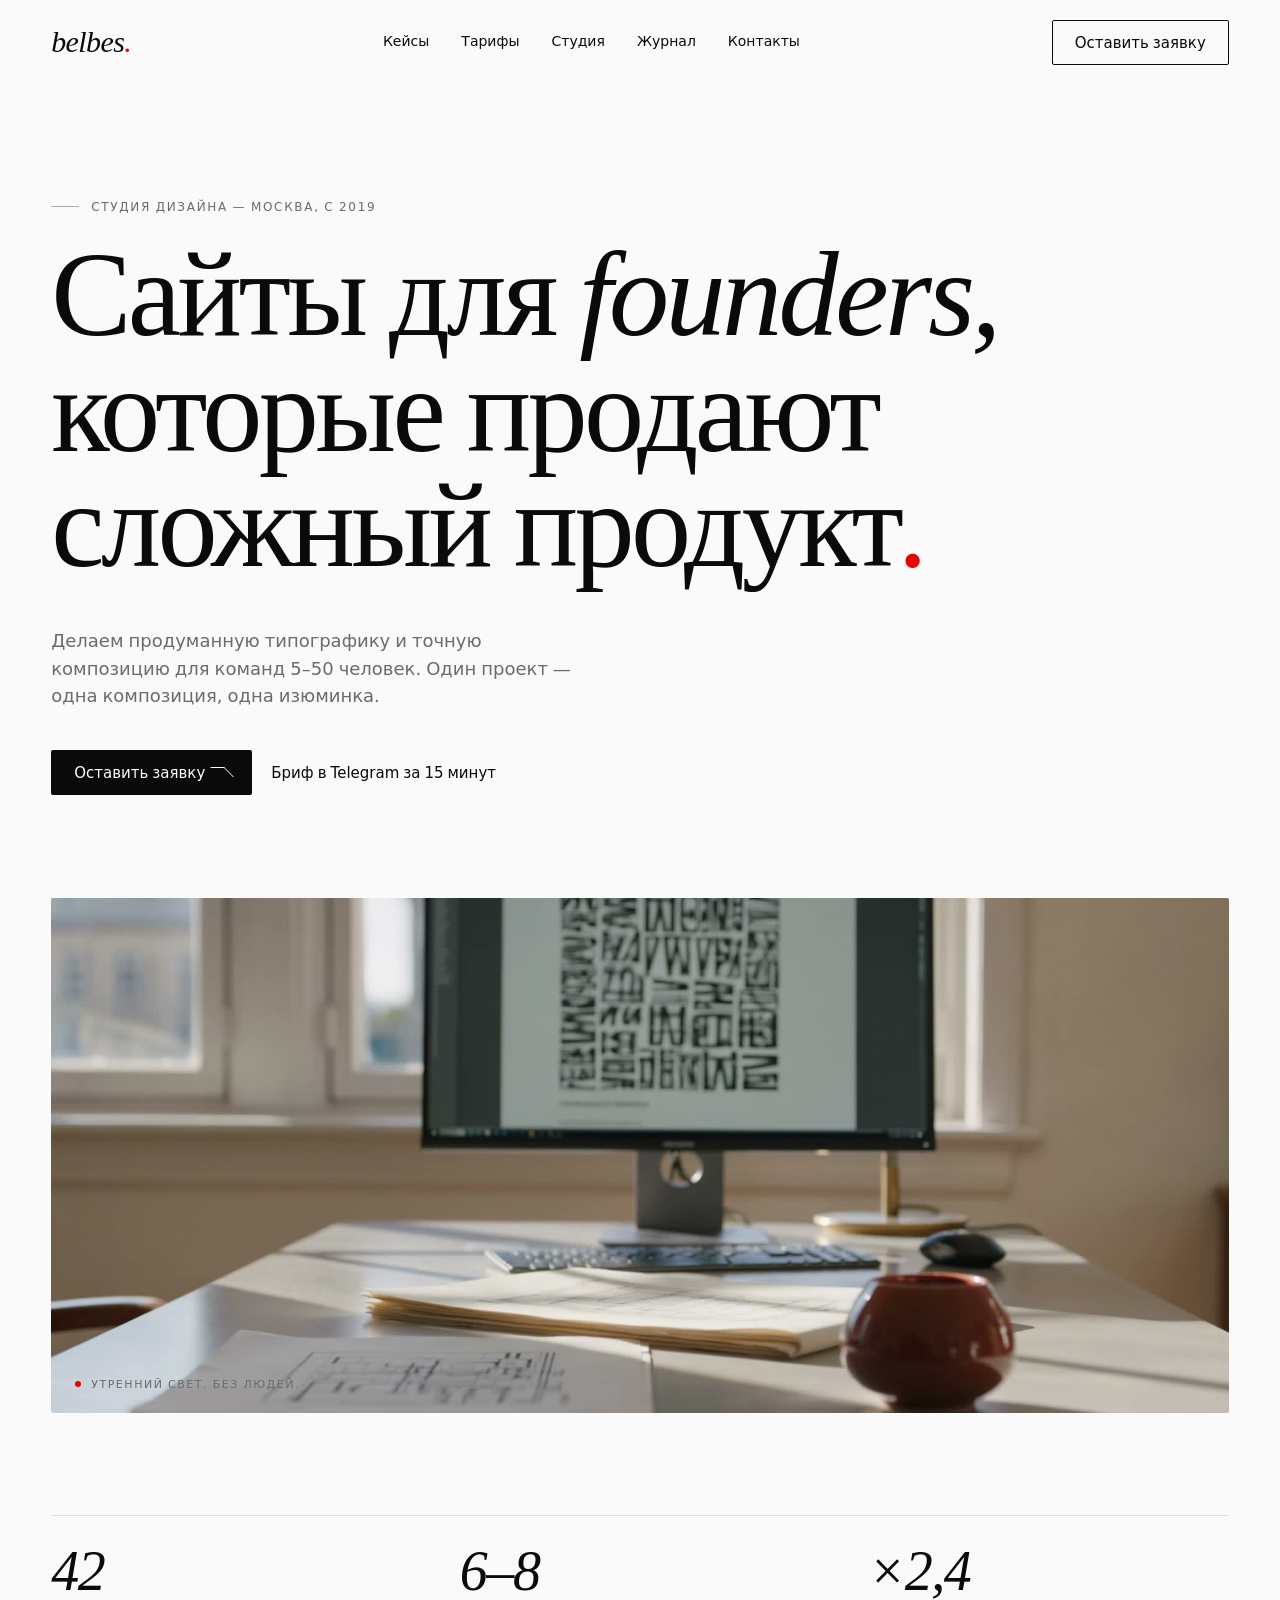
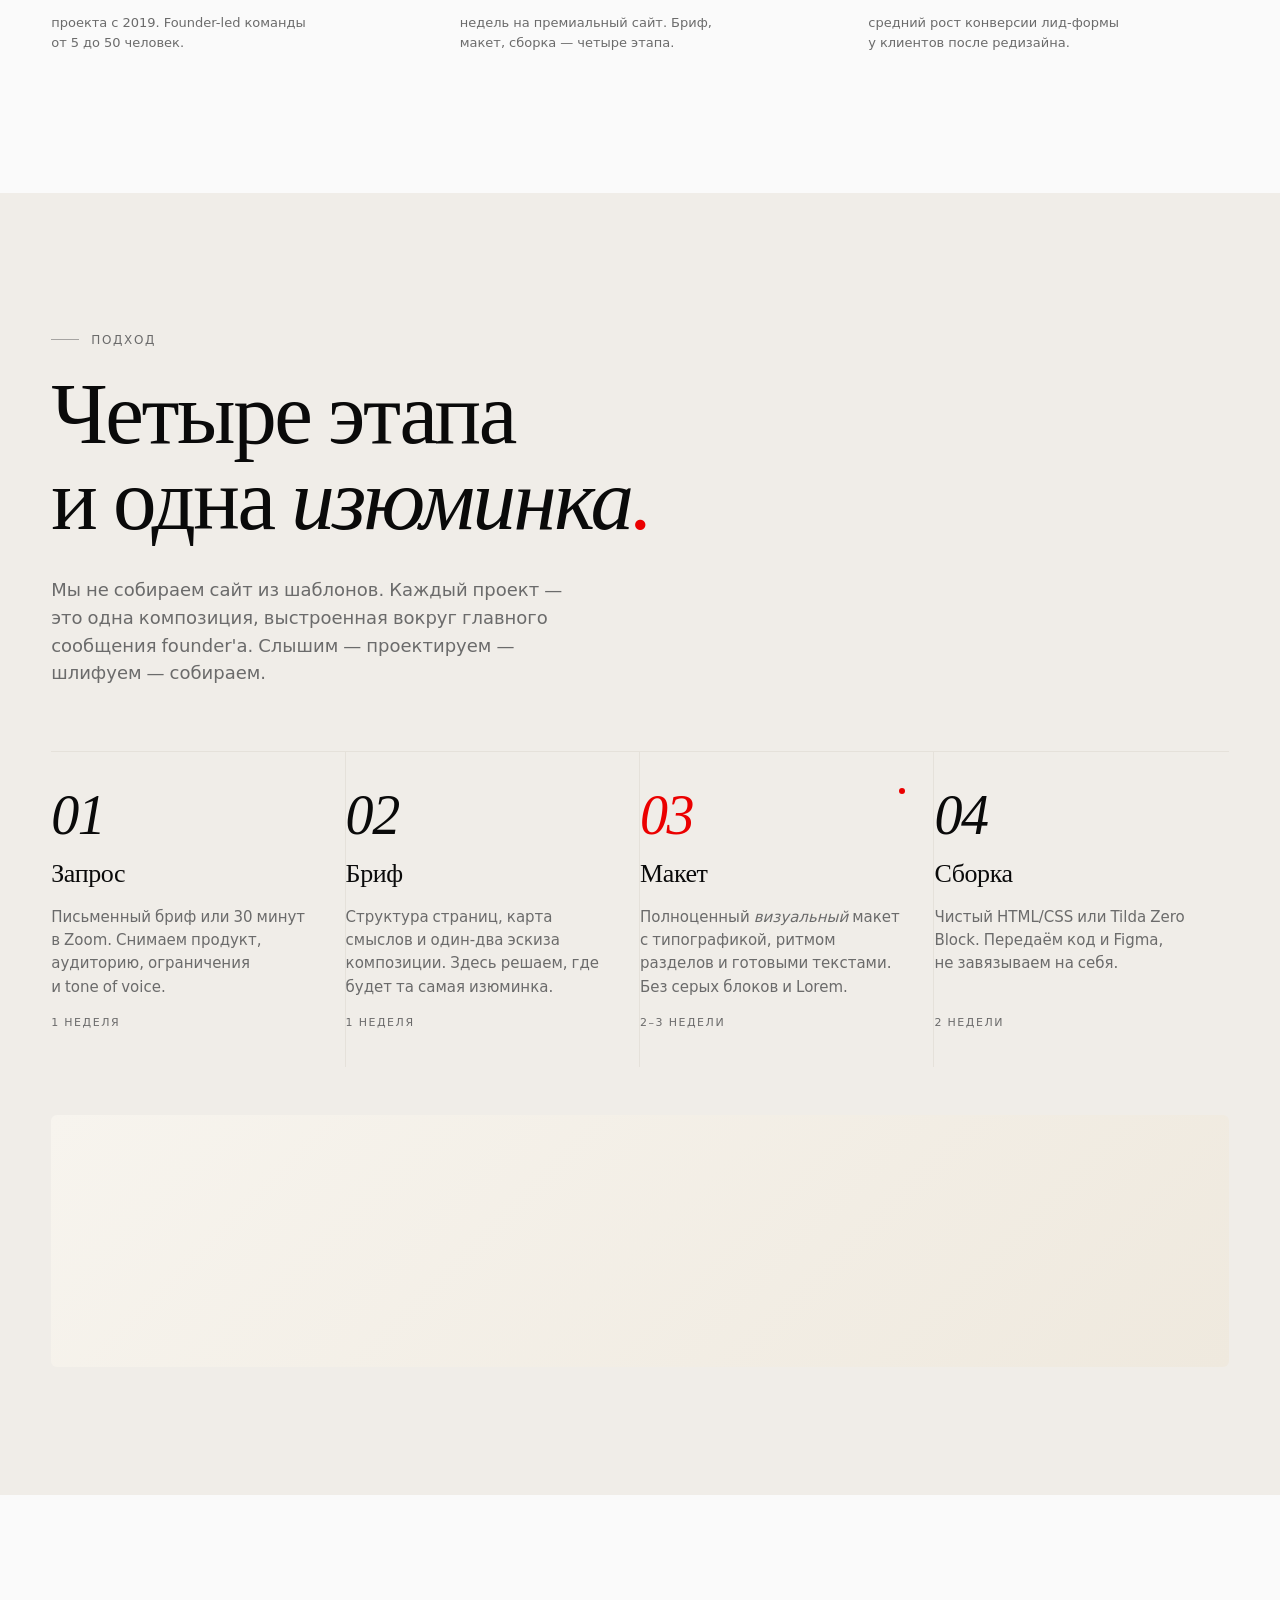
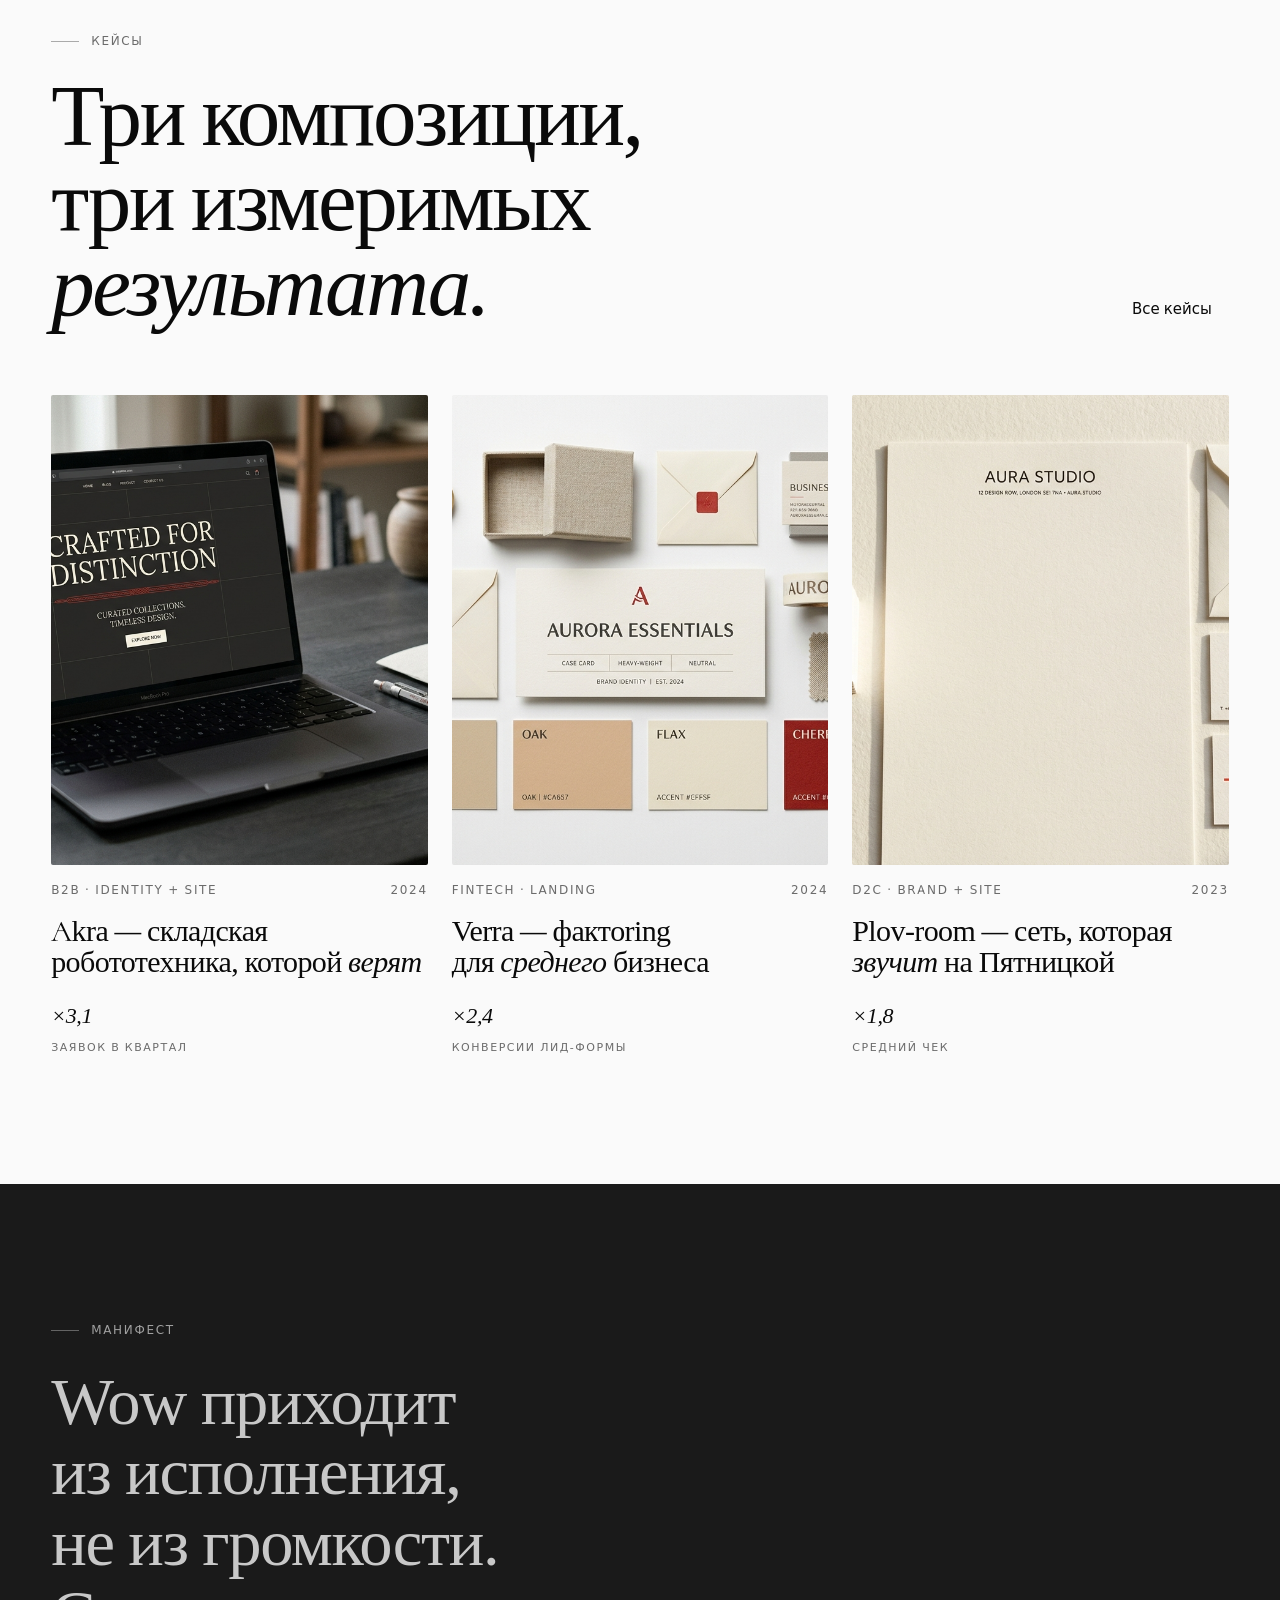
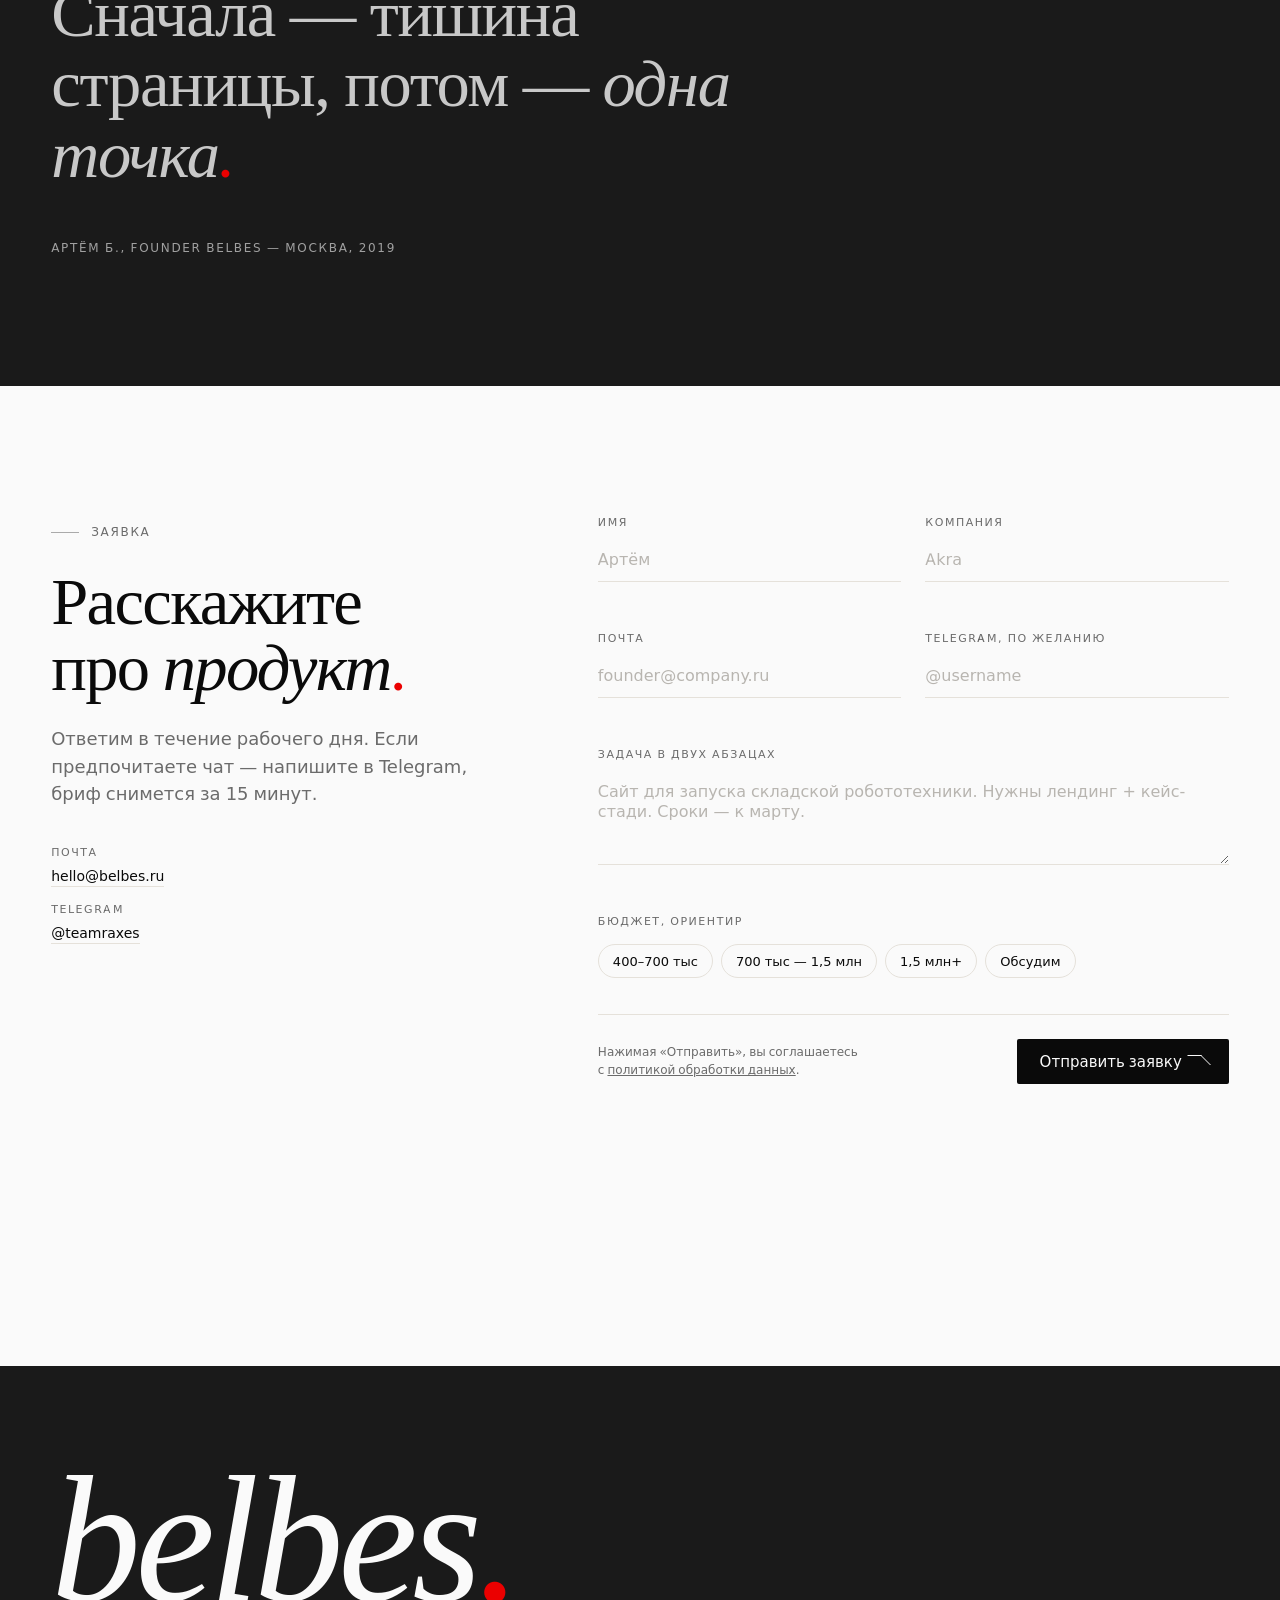
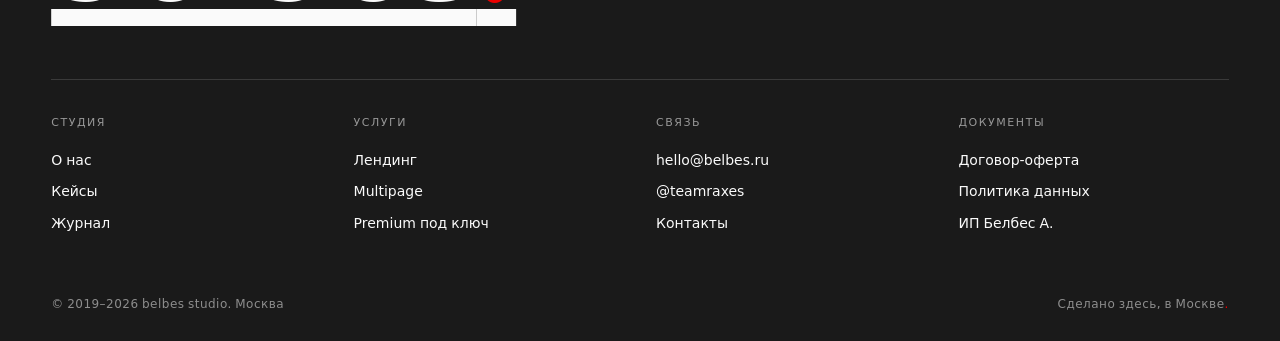
<file: index.html>
<!DOCTYPE html>

<html lang="ru">
<head>
<meta charset="utf-8"/>
<meta content="width=device-width, initial-scale=1" name="viewport"/>
<title>belbes — сайты для founders</title>
<meta content="Премиальная цифровая студия для founders. Сайты с продуманной типографикой и точной композицией. Запрос — бриф — макет — сборка." name="description"/>
<link href="assets/styles.css" rel="stylesheet"/>
</head>
<body data-screen-label="/home">
<div class="site">
<!-- Header -->
<header class="site-header">
<div class="container site-header__inner">
<a aria-label="belbes — главная" class="wordmark" href="index.html">
      belbes<span class="dot">.</span>
</a>
<nav aria-label="Основное" class="nav">
<a href="cases.html">Кейсы</a>
<a href="offerings.html">Тарифы</a>
<a href="about.html">Студия</a>
<a href="journal.html">Журнал</a>
<a href="contacts.html">Контакты</a>
</nav>
<a class="btn btn--secondary" href="contacts.html">Оставить заявку</a>
<button aria-label="Открыть меню" class="nav-toggle" type="button">
<svg fill="none" stroke="currentColor" stroke-width="1.5" viewbox="0 0 24 24"><path d="M3 7h18M3 17h18"></path></svg>
</button>
</div>
</header>
<!-- Mobile nav -->
<div aria-label="Меню" aria-modal="true" class="mobile-nav" role="dialog">
<div class="mobile-nav__top">
<a class="wordmark" href="index.html">belbes<span class="dot">.</span></a>
<button aria-label="Закрыть меню" class="mobile-nav__close btn btn--ghost" type="button">Закрыть</button>
</div>
<ul class="mobile-nav__list">
<li><a href="cases.html"><em>Кейсы</em></a></li>
<li><a href="offerings.html"><em>Тарифы</em></a></li>
<li><a href="about.html"><em>Студия</em></a></li>
<li><a href="journal.html"><em>Журнал</em></a></li>
<li><a href="contacts.html"><em>Контакты</em></a></li>
</ul>
</div>
<main>
<!-- Hero -->
<section class="hero" data-screen-label="home/hero">
<div class="container">
<div class="eyebrow">Студия дизайна — Москва, с 2019</div>
<h1 class="hero__head">
        Сайты для <em>founders,</em><br/>
        которые продают<br/>
        сложный продукт<span class="dot">.</span>
</h1>
<p class="hero__sub">
        Делаем продуманную типографику и точную композицию для команд 5–50 человек. Один проект — одна композиция, одна изюминка.
      </p>
<div class="hero__cta">
<a class="btn btn--primary" href="contacts.html">Оставить заявку
          <span aria-hidden="true" class="arrow"></span>
</a>
<a class="btn btn--ghost" href="https://t.me/teamraxes" rel="noopener" target="_blank">
          Бриф в Telegram за 15 минут
        </a>
</div>
<!-- Ambient hero media (placeholder for 15–25s muted loop / fallback photo) -->
<div class="hero__media">


<span class="media-caption">Утренний свет. Без людей.</span>
<video autoplay loop muted playsinline preload="metadata" poster="assets/video/home-hero-video-poster.jpg" aria-label="Ambient studio loop" style="width:100%;height:100%;object-fit:cover;display:block;position:absolute;inset:0;z-index:0;"><source src="assets/video/home-hero-video.mp4" type="video/mp4"/></video></div>
<!-- Stats / hero meta -->
<div class="hero__meta">
<div class="hero__meta-item">
<div class="num">42</div>
<div class="label">проекта с 2019. Founder-led команды от 5 до 50 человек.</div>
</div>
<div class="hero__meta-item">
<div class="num">6–8</div>
<div class="label">недель на премиальный сайт. Бриф, макет, сборка — четыре этапа.</div>
</div>
<div class="hero__meta-item">
<div class="num">×2,4</div>
<div class="label">средний рост конверсии лид-формы у клиентов после редизайна.</div>
</div>
</div>
</div>
</section>
<!-- Process / Approach -->
<section class="section section--warm" data-screen-label="home/process" id="process">
<div class="container">
<div class="eyebrow">Подход</div>
<h2 class="page-head__title" style="margin-top: 24px; max-width: 18ch;">
        Четыре этапа<br/>
        и одна <em>изюминка<span class="dot">.</span></em>
</h2>
<p class="hero__sub" style="margin-top: 32px;">
        Мы не собираем сайт из шаблонов. Каждый проект — это одна композиция, выстроенная вокруг главного сообщения founder'а. Слышим — проектируем — шлифуем — собираем.
      </p>
<div class="steps" style="margin-top: 64px;">
<div class="step">
<div class="step__num">01</div>
<h3 class="step__title">Запрос</h3>
<p class="step__body">Письменный бриф или 30 минут в Zoom. Снимаем продукт, аудиторию, ограничения и tone of voice.</p>
<div class="step__time">1 неделя</div>
</div>
<div class="step">
<div class="step__num">02</div>
<h3 class="step__title">Бриф</h3>
<p class="step__body">Структура страниц, карта смыслов и один-два эскиза композиции. Здесь решаем, где будет та самая изюминка.</p>
<div class="step__time">1 неделя</div>
</div>
<div class="step step--accent">
<div class="step__num">03</div>
<h3 class="step__title">Макет</h3>
<p class="step__body">Полноценный <em>визуальный</em> макет с типографикой, ритмом разделов и готовыми текстами. Без серых блоков и Lorem.</p>
<div class="step__time">2–3 недели</div>
</div>
<div class="step">
<div class="step__num">04</div>
<h3 class="step__title">Сборка</h3>
<p class="step__body">Чистый HTML/CSS или Tilda Zero Block. Передаём код и Figma, не завязываем на себя.</p>
<div class="step__time">2 недели</div>
</div>
</div>

<div class="process__accent" style="margin-top:48px;"><div class="anim-process-accent" data-role="process-accent" data-anim-label="The page's one izюминка: a macro pencil tip drawing a construction grid, revealed by a precise clip-path wipe as the pro" aria-hidden="true"></div></div>
</div>
</section>
<!-- Cases preview -->
<section class="section" data-screen-label="home/cases-preview" id="cases">
<div class="container">
<div style="display:flex; justify-content: space-between; align-items: flex-end; gap: 32px; flex-wrap: wrap; margin-bottom: 64px;">
<div>
<div class="eyebrow">Кейсы</div>
<h2 class="page-head__title" style="margin-top: 24px; max-width: 16ch;">
            Три композиции,<br/>
            три измеримых <em>результата.</em>
</h2>
</div>
<a class="btn btn--ghost" href="cases.html">Все кейсы</a>
</div>
<div class="cases">
<a class="case" href="case.html">
<div class="case__media">


<img alt="cases grid item primary" decoding="async" loading="lazy" src="assets/img/cases-grid-item-primary.png" style="width:100%;height:100%;object-fit:cover;display:block;"/></div>
<div class="case__meta">
<span>B2B · Identity + Site</span>
<span>2024</span>
</div>
<h3 class="case__title">Akra<em> — </em>складская робототехника, которой <em>верят</em></h3>
<div class="case__metric">×3,1<small>заявок в квартал</small></div>
</a>
<a class="case" href="case.html">
<div class="case__media">


<img alt="cases grid item secondary" decoding="async" loading="lazy" src="assets/img/cases-grid-item-secondary.png" style="width:100%;height:100%;object-fit:cover;display:block;"/></div>
<div class="case__meta">
<span>Fintech · Lаnding</span>
<span>2024</span>
</div>
<h3 class="case__title">Verra<em> — </em>фактoring для <em>среднего</em> бизнеса</h3>
<div class="case__metric">×2,4<small>конверсии лид-формы</small></div>
</a>
<a class="case" href="case.html">
<div class="case__media">


<img alt="home cases preview" decoding="async" loading="lazy" src="assets/img/home-cases-preview.png" style="width:100%;height:100%;object-fit:cover;display:block;"/></div>
<div class="case__meta">
<span>D2C · Brand + Site</span>
<span>2023</span>
</div>
<h3 class="case__title">Plov‑room<em> — </em>сеть, которая <em>звучит</em> на Пятницкой</h3>
<div class="case__metric">×1,8<small>средний чек</small></div>
</a>
</div>
</div>
</section>
<!-- Manifesto / deep section -->
<section class="section section--deep" data-screen-label="home/manifesto">
<div class="container">
<div class="eyebrow">Манифест</div>
<p class="manifesto" style="margin-top: 28px;">
        Wow приходит из исполнения,<br/>
        не из громкости. Сначала — тишина<br/>
        страницы, потом — <em>одна точка</em><span class="dot">.</span>
</p>
<div class="manifesto__sig">Артём Б., founder belbes — Москва, 2019</div>
</div>
</section>
<!-- Final CTA -->
<section class="section" data-screen-label="home/cta" id="cta">
<div class="container">
<div class="lead">
<div class="lead__intro">
<div class="eyebrow">Заявка</div>
<h2 style="margin-top: 28px;">
            Расскажите про <em>продукт<span class="dot">.</span></em>
</h2>
<p>
            Ответим в течение рабочего дня. Если предпочитаете чат — напишите в Telegram, бриф снимется за 15 минут.
          </p>
<div class="lead__contact">
<div>
<span class="label">Почта</span>
<a href="mailto:hello@belbes.ru">hello@belbes.ru</a>
</div>
<div>
<span class="label">Telegram</span>
<a href="https://t.me/teamraxes" rel="noopener" target="_blank">@teamraxes</a>
</div>
</div>
</div>
<form class="form" novalidate="">
<div class="form__body" style="display: contents;">
<div class="field">
<label class="field__label" for="name">Имя</label>
<input class="field__input" data-required="" data-required-msg="Как к вам обращаться?" id="name" name="name" placeholder="Артём" type="text"/>
<div aria-live="polite" class="field__error"></div>
</div>
<div class="field">
<label class="field__label" for="company">Компания</label>
<input class="field__input" id="company" name="company" placeholder="Akra" type="text"/>
<div aria-live="polite" class="field__error"></div>
</div>
<div class="field">
<label class="field__label" for="email">Почта</label>
<input class="field__input" data-required="" data-required-msg="Куда отправить ответ?" id="email" name="email" placeholder="founder@company.ru" type="email"/>
<div aria-live="polite" class="field__error"></div>
</div>
<div class="field">
<label class="field__label" for="tg">Telegram, по желанию</label>
<input class="field__input" id="tg" name="tg" placeholder="@username" type="text"/>
<div aria-live="polite" class="field__error"></div>
</div>
<div class="field field--full">
<label class="field__label" for="task">Задача в двух абзацах</label>
<textarea class="field__textarea" data-required="" data-required-msg="Несколько строк хватит для начала." id="task" name="task" placeholder="Сайт для запуска складской робототехники. Нужны лендинг + кейс-стади. Сроки — к марту."></textarea>
<div aria-live="polite" class="field__error"></div>
</div>
<div class="field field--full">
<span class="field__label">Бюджет, ориентир</span>
<div aria-label="Бюджет" class="budget-chips" role="group">
<button aria-pressed="false" class="budget-chip" data-value="400-700" type="button">400–700 тыс</button>
<button aria-pressed="false" class="budget-chip" data-value="700-1500" type="button">700 тыс — 1,5 млн</button>
<button aria-pressed="false" class="budget-chip" data-value="1500+" type="button">1,5 млн+</button>
<button aria-pressed="false" class="budget-chip" data-value="discuss" type="button">Обсудим</button>
<input name="budget" type="hidden" value=""/>
</div>
</div>
<div class="form__submit">
<p class="form__note">Нажимая «Отправить», вы соглашаетесь с <a href="#">политикой обработки данных</a>.</p>
<button class="btn btn--primary" type="submit">Отправить заявку
                <span aria-hidden="true" class="arrow"></span>
</button>
</div>
</div>
<div aria-live="polite" class="form__success is-hidden">
<span aria-hidden="true" class="check">✓</span>
<h3>Спасибо, <span data-name-out="">founder</span><span class="t-accent">.</span></h3>
<p>Ответим письмом в течение рабочего дня. Если срочно — <a href="https://t.me/teamraxes" rel="noopener" target="_blank">@teamraxes</a> в Telegram.</p>
</div>
</form>
</div>
</div>
</section>
</main>
<!-- Footer -->
<footer class="site-footer">
<div class="container">
<a class="site-footer__wordmark" href="index.html">belbes<span class="dot">.</span></a>
<div class="site-footer__row">
<div class="site-footer__col">
<h4>Студия</h4>
<a href="about.html">О нас</a>
<a href="cases.html">Кейсы</a>
<a href="journal.html">Журнал</a>
</div>
<div class="site-footer__col">
<h4>Услуги</h4>
<a href="offerings.html">Лендинг</a>
<a href="offerings.html">Multipage</a>
<a href="offerings.html">Premium под ключ</a>
</div>
<div class="site-footer__col">
<h4>Связь</h4>
<a href="mailto:hello@belbes.ru">hello@belbes.ru</a>
<a href="https://t.me/teamraxes" rel="noopener" target="_blank">@teamraxes</a>
<a href="contacts.html">Контакты</a>
</div>
<div class="site-footer__col">
<h4>Документы</h4>
<a href="#">Договор-оферта</a>
<a href="#">Политика данных</a>
<a href="#">ИП Белбес А.</a>
</div>
</div>
<div class="site-footer__legal">
<div>© 2019–2026 belbes studio. Москва</div>
<div>Сделано здесь, в Москве<span style="color: var(--accent);">.</span></div>
</div>
</div>
</footer>
</div>
<script src="assets/site.js"></script>
</body>
</html>
</file>
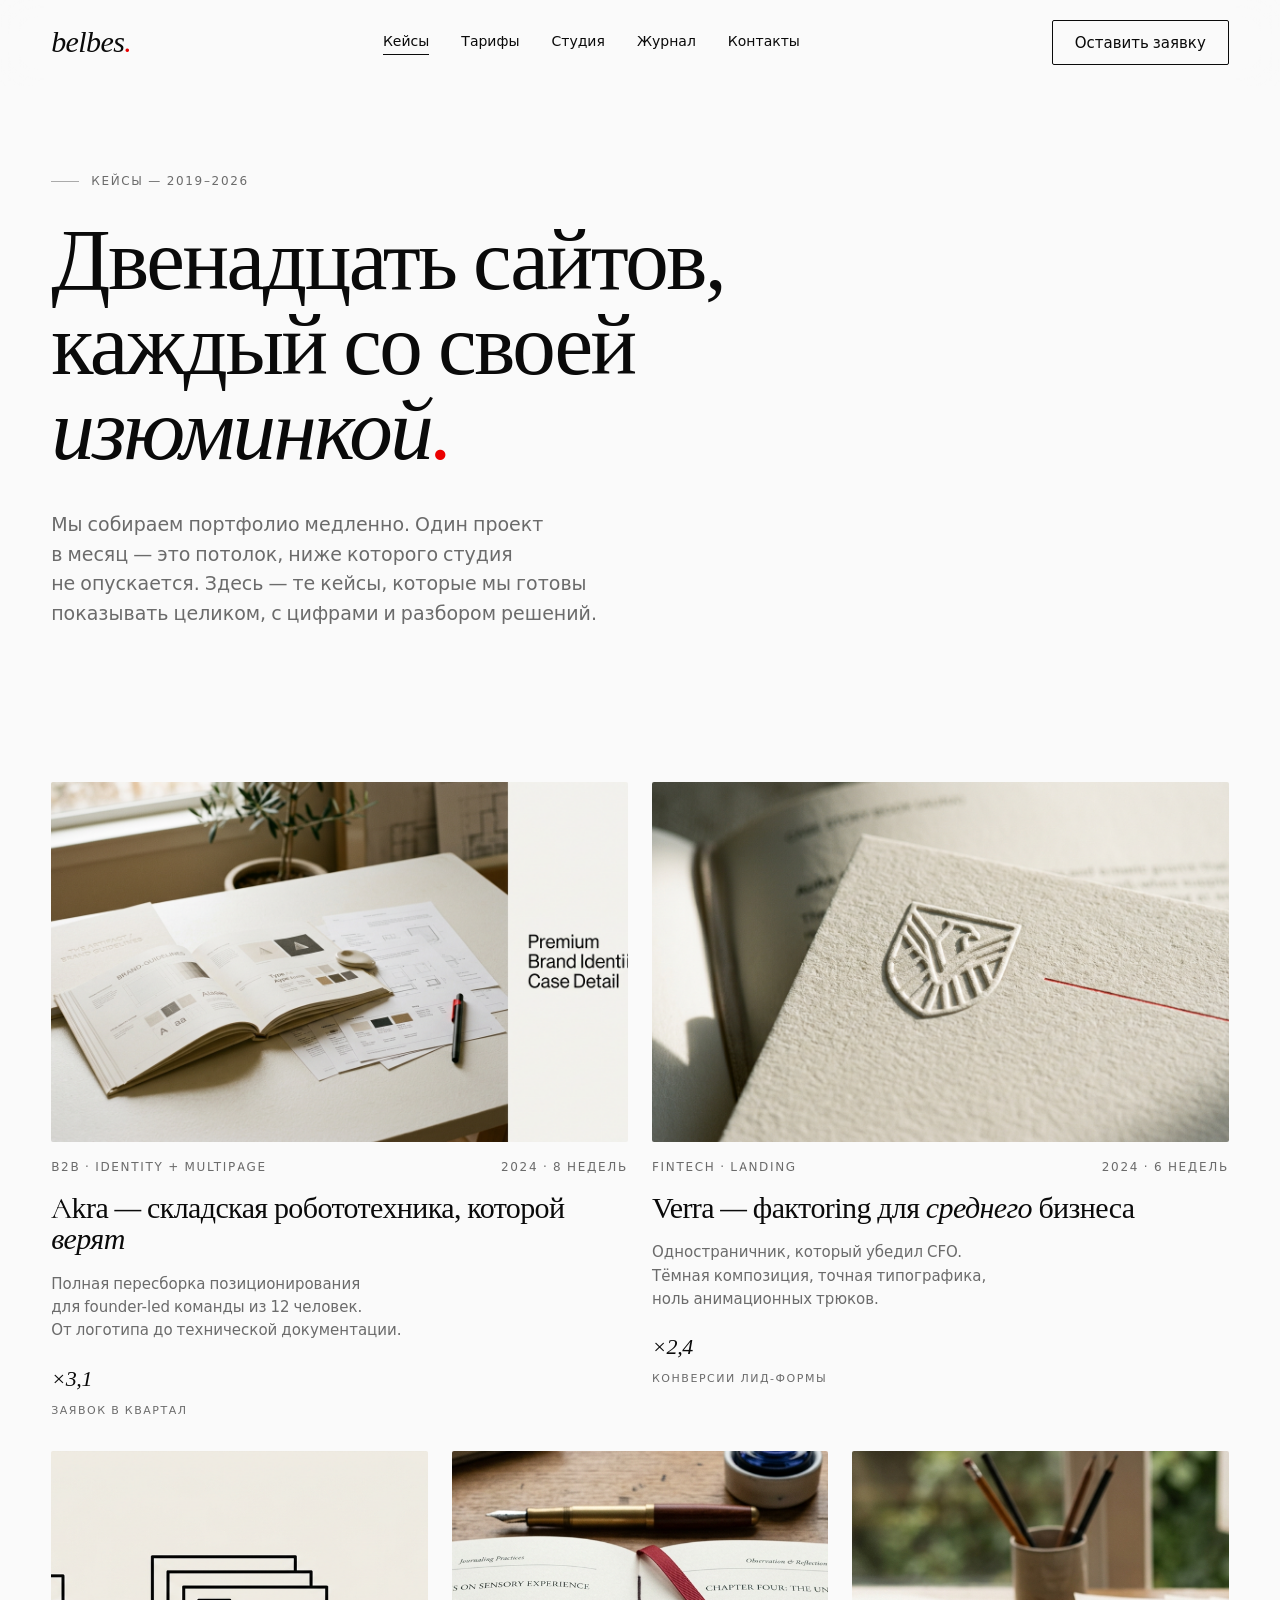
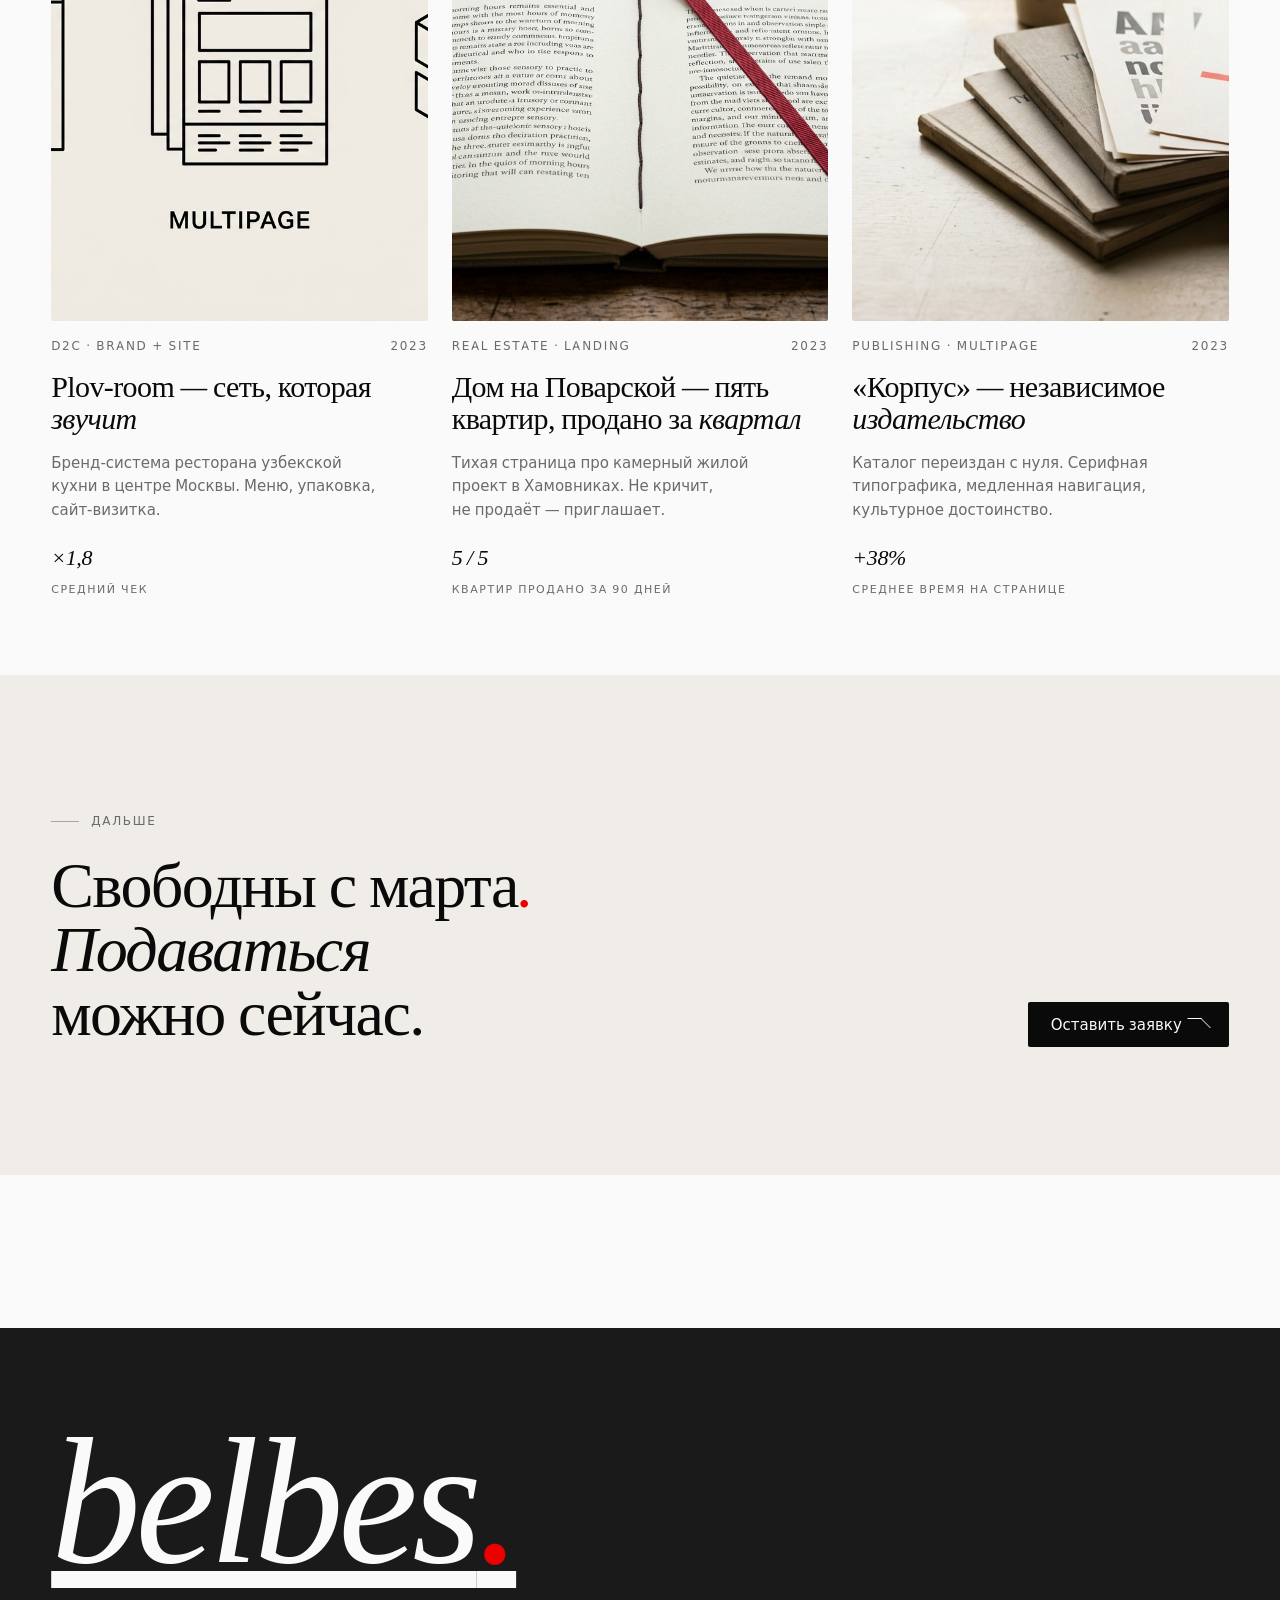
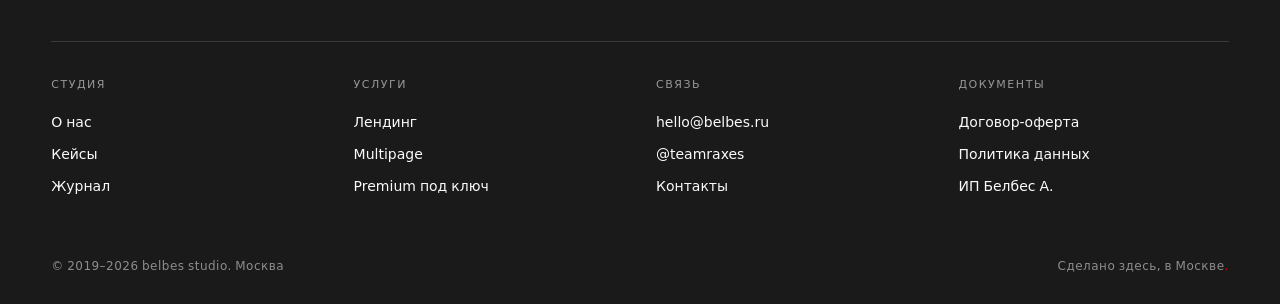
<file: cases.html>
<!DOCTYPE html>

<html lang="ru">
<head>
<meta charset="utf-8"/>
<meta content="width=device-width, initial-scale=1" name="viewport"/>
<title>Кейсы — belbes</title>
<meta content="Портфолио студии belbes. Премиальные сайты для founders. Akra, Verra, Plov-room и другие." name="description"/>
<link href="assets/styles.css" rel="stylesheet"/>
</head>
<body data-screen-label="/cases">
<div class="site">
<header class="site-header">
<div class="container site-header__inner">
<a aria-label="belbes — главная" class="wordmark" href="index.html">belbes<span class="dot">.</span></a>
<nav aria-label="Основное" class="nav">
<a aria-current="page" href="cases.html">Кейсы</a>
<a href="offerings.html">Тарифы</a>
<a href="about.html">Студия</a>
<a href="journal.html">Журнал</a>
<a href="contacts.html">Контакты</a>
</nav>
<a class="btn btn--secondary" href="contacts.html">Оставить заявку</a>
<button aria-label="Открыть меню" class="nav-toggle" type="button">
<svg fill="none" stroke="currentColor" stroke-width="1.5" viewbox="0 0 24 24"><path d="M3 7h18M3 17h18"></path></svg>
</button>
</div>
</header>
<div aria-label="Меню" aria-modal="true" class="mobile-nav" role="dialog">
<div class="mobile-nav__top">
<a class="wordmark" href="index.html">belbes<span class="dot">.</span></a>
<button aria-label="Закрыть меню" class="mobile-nav__close btn btn--ghost" type="button">Закрыть</button>
</div>
<ul class="mobile-nav__list">
<li><a href="cases.html"><em>Кейсы</em></a></li>
<li><a href="offerings.html"><em>Тарифы</em></a></li>
<li><a href="about.html"><em>Студия</em></a></li>
<li><a href="journal.html"><em>Журнал</em></a></li>
<li><a href="contacts.html"><em>Контакты</em></a></li>
</ul>
</div>
<main>
<section class="page-head" data-screen-label="cases/header">
<div class="container">
<div class="page-head__eyebrow eyebrow">Кейсы — 2019–2026</div>
<h1 class="page-head__title">
        Двенадцать сайтов,<br/>
        каждый со своей <em>изюминкой<span class="dot">.</span></em>
</h1>
<p class="page-head__lede">
        Мы собираем портфолио медленно. Один проект в месяц — это потолок, ниже которого студия не опускается. Здесь — те кейсы, которые мы готовы показывать целиком, с цифрами и разбором решений.
      </p>
</div>
</section>
<section class="section section--tight" data-screen-label="cases/grid">
<div class="container">
<div class="cases">
<!-- Featured wide -->
<a class="case case--wide" href="case.html">
<div class="case__media">


<img alt="case detail hero" decoding="async" loading="lazy" src="assets/img/case-detail-hero.png" style="width:100%;height:100%;object-fit:cover;display:block;"/></div>
<div class="case__meta">
<span>B2B · Identity + Multipage</span>
<span>2024 · 8 недель</span>
</div>
<h3 class="case__title">Akra<em> — </em>складская робототехника, которой <em>верят</em></h3>
<p class="case__desc">Полная пересборка позиционирования для founder-led команды из 12 человек. От логотипа до технической документации.</p>
<div class="case__metric">×3,1<small>заявок в квартал</small></div>
</a>
<a class="case case--wide" href="case.html">
<div class="case__media">


<img alt="case detail inline" decoding="async" loading="lazy" src="assets/img/case-detail-inline.png" style="width:100%;height:100%;object-fit:cover;display:block;"/></div>
<div class="case__meta">
<span>Fintech · Landing</span>
<span>2024 · 6 недель</span>
</div>
<h3 class="case__title">Verra<em> — </em>фактoring для <em>среднего</em> бизнеса</h3>
<p class="case__desc">Одностраничник, который убедил CFO. Тёмная композиция, точная типографика, ноль анимационных трюков.</p>
<div class="case__metric">×2,4<small>конверсии лид-формы</small></div>
</a>
<a class="case" href="case.html">
<div class="case__media">


<img alt="offerings iconset" decoding="async" loading="lazy" src="assets/img/offerings-iconset.png" style="width:100%;height:100%;object-fit:cover;display:block;"/></div>
<div class="case__meta">
<span>D2C · Brand + Site</span>
<span>2023</span>
</div>
<h3 class="case__title">Plov‑room<em> — </em>сеть, которая <em>звучит</em></h3>
<p class="case__desc">Бренд-система ресторана узбекской кухни в центре Москвы. Меню, упаковка, сайт-визитка.</p>
<div class="case__metric">×1,8<small>средний чек</small></div>
</a>
<a class="case" href="case.html">
<div class="case__media">


<img alt="journal post hero" decoding="async" loading="lazy" src="assets/img/journal-post-hero.png" style="width:100%;height:100%;object-fit:cover;display:block;"/></div>
<div class="case__meta">
<span>Real estate · Landing</span>
<span>2023</span>
</div>
<h3 class="case__title">Дом на Поварской<em> — </em>пять квартир, продано за <em>квартал</em></h3>
<p class="case__desc">Тихая страница про камерный жилой проект в Хамовниках. Не кричит, не продаёт — приглашает.</p>
<div class="case__metric">5 / 5<small>квартир продано за 90 дней</small></div>
</a>
<a class="case" href="case.html">
<div class="case__media">


<img alt="post detail hero" decoding="async" loading="lazy" src="assets/img/post-detail-hero.png" style="width:100%;height:100%;object-fit:cover;display:block;"/></div>
<div class="case__meta">
<span>Publishing · Multipage</span>
<span>2023</span>
</div>
<h3 class="case__title">«Корпус»<em> — </em>независимое <em>издательство</em></h3>
<p class="case__desc">Каталог переиздан с нуля. Серифная типографика, медленная навигация, культурное достоинство.</p>
<div class="case__metric">+38%<small>среднее время на странице</small></div>
</a>
</div>
</div>
</section>
<!-- Soft bottom CTA -->
<section class="section section--warm" data-screen-label="cases/cta">
<div class="container">
<div style="display: flex; justify-content: space-between; align-items: flex-end; gap: 32px; flex-wrap: wrap;">
<div>
<div class="eyebrow">Дальше</div>
<h2 style="font-family: var(--font-display); font-size: clamp(40px, 5vw, 72px); line-height: 1; letter-spacing: -0.025em; margin: 24px 0 0; max-width: 16ch;">
            Свободны с марта<span class="t-accent" style="font-style: italic;">.</span>
<em>Подаваться</em> можно сейчас.
          </h2>
</div>
<a class="btn btn--primary" href="contacts.html">Оставить заявку
          <span aria-hidden="true" class="arrow"></span>
</a>
</div>
</div>
</section>
</main>
<footer class="site-footer">
<div class="container">
<a class="site-footer__wordmark" href="index.html">belbes<span class="dot">.</span></a>
<div class="site-footer__row">
<div class="site-footer__col">
<h4>Студия</h4>
<a href="about.html">О нас</a>
<a href="cases.html">Кейсы</a>
<a href="journal.html">Журнал</a>
</div>
<div class="site-footer__col">
<h4>Услуги</h4>
<a href="offerings.html">Лендинг</a>
<a href="offerings.html">Multipage</a>
<a href="offerings.html">Premium под ключ</a>
</div>
<div class="site-footer__col">
<h4>Связь</h4>
<a href="mailto:hello@belbes.ru">hello@belbes.ru</a>
<a href="https://t.me/teamraxes" rel="noopener" target="_blank">@teamraxes</a>
<a href="contacts.html">Контакты</a>
</div>
<div class="site-footer__col">
<h4>Документы</h4>
<a href="#">Договор-оферта</a>
<a href="#">Политика данных</a>
<a href="#">ИП Белбес А.</a>
</div>
</div>
<div class="site-footer__legal">
<div>© 2019–2026 belbes studio. Москва</div>
<div>Сделано здесь, в Москве<span style="color: var(--accent);">.</span></div>
</div>
</div>
</footer>
</div>
<script src="assets/site.js"></script>
</body>
</html>
</file>
<file: assets/styles.css>
/* ─────────────────────────────────────────────────────────────────
   Belbes — site styles
   Editorial typography. Single accent. Generous space.
   ───────────────────────────────────────────────────────────────── */
@import url("./tokens.css");

* { box-sizing: border-box; }
html, body { margin: 0; padding: 0; }
html { scroll-behavior: smooth; }
body {
  background: var(--bg);
  color: var(--fg);
  font-family: var(--font-body);
  font-size: var(--t-body);
}

img, svg { display: block; max-width: 100%; }
a { color: inherit; }

/* ── Layout ─────────────────────────────────────────────────────── */
.site { min-height: 100vh; display: flex; flex-direction: column; }
.site main { flex: 1; }
.container {
  max-width: var(--max-width);
  margin: 0 auto;
  padding-left: var(--gutter);
  padding-right: var(--gutter);
}
.container--narrow {
  max-width: 920px;
  margin: 0 auto;
  padding-left: var(--gutter);
  padding-right: var(--gutter);
}
.section {
  padding-top: clamp(72px, 10vw, 144px);
  padding-bottom: clamp(72px, 10vw, 144px);
}
.section--tight {
  padding-top: clamp(48px, 6vw, 96px);
  padding-bottom: clamp(48px, 6vw, 96px);
}
.section--warm { background: var(--bg-warm); }
.section--deep { background: var(--tm-canvas-deep); color: var(--bg); }
.section--deep .t-eyebrow,
.section--deep .eyebrow { color: rgba(250, 250, 250, 0.6); }
.section--deep p { color: rgba(250, 250, 250, 0.78); }
.section--deep h1,
.section--deep h2,
.section--deep h3 { color: var(--bg); }
.section--deep .rule,
.section--deep hr { background: var(--tm-rule-inverse); }

hr.rule { height: 1px; background: var(--rule); border: 0; margin: 0; }

/* ── Eyebrow w/ leading rule ────────────────────────────────────── */
.eyebrow {
  font-family: var(--font-body);
  font-weight: 500;
  font-size: 12px;
  letter-spacing: 0.14em;
  text-transform: uppercase;
  color: var(--fg-muted);
  display: inline-flex;
  align-items: center;
  gap: 12px;
}
.eyebrow::before {
  content: "";
  display: inline-block;
  width: 28px; height: 1px;
  background: currentColor;
  opacity: 0.55;
}
.eyebrow--bare::before { display: none; }

/* ── Header ─────────────────────────────────────────────────────── */
.site-header {
  position: sticky;
  top: 0;
  z-index: 50;
  background: rgba(250, 250, 250, 0.7);
  backdrop-filter: blur(18px);
  -webkit-backdrop-filter: blur(18px);
  border-bottom: 1px solid transparent;
  transition: border-color var(--dur-base) var(--ease-editorial),
              background var(--dur-base) var(--ease-editorial);
}
.site-header.is-scrolled { border-bottom-color: var(--rule); }
.site-header__inner {
  display: flex;
  align-items: center;
  justify-content: space-between;
  gap: 24px;
  padding-top: 20px;
  padding-bottom: 20px;
}
.wordmark {
  font-family: var(--font-display);
  font-style: italic;
  font-weight: 400;
  font-size: 30px;
  line-height: 1;
  letter-spacing: -0.02em;
  color: var(--fg);
  text-decoration: none;
  display: inline-flex;
  align-items: baseline;
}
.wordmark .dot { color: var(--accent); font-style: italic; }
.nav {
  display: flex;
  align-items: center;
  gap: 32px;
}
.nav a {
  position: relative;
  font-size: 14px;
  font-weight: 500;
  color: var(--fg);
  text-decoration: none;
  padding-bottom: 3px;
}
.nav a::after {
  content: "";
  position: absolute;
  left: 0; right: 0; bottom: 0;
  height: 1px;
  background: var(--fg);
  transform: scaleX(0);
  transform-origin: left center;
  transition: transform var(--dur-base) var(--ease-editorial);
}
.nav a:hover::after,
.nav a[aria-current="page"]::after { transform: scaleX(1); }

/* mobile nav toggle */
.nav-toggle {
  display: none;
  background: transparent;
  border: 0;
  padding: 8px;
  cursor: pointer;
  color: var(--fg);
}
.nav-toggle svg { width: 22px; height: 22px; }

/* ── Buttons ────────────────────────────────────────────────────── */
.btn {
  display: inline-flex;
  align-items: center;
  gap: 10px;
  padding: 14px 22px;
  font-family: var(--font-body);
  font-size: 15px;
  font-weight: 500;
  line-height: 1;
  border-radius: 2px;
  border: 1px solid transparent;
  cursor: pointer;
  text-decoration: none;
  color: inherit;
  transition: background var(--dur-fast) var(--ease-editorial),
              color var(--dur-fast) var(--ease-editorial),
              border-color var(--dur-fast) var(--ease-editorial),
              transform 80ms var(--ease-editorial);
}
.btn:active { transform: scale(0.98); }
.btn--primary { background: var(--fg); color: var(--bg); }
.btn--primary:hover { background: #000; }
.btn--secondary { background: transparent; color: var(--fg); border-color: var(--fg); }
.btn--secondary:hover { background: var(--fg); color: var(--bg); }
.btn--ghost { background: transparent; color: var(--fg); padding-left: 0; padding-right: 0; }
.btn--ghost::after {
  content: "";
  height: 1px;
  background: currentColor;
  flex: 1;
  margin-left: 6px;
  max-width: 24px;
  transition: max-width var(--dur-base) var(--ease-editorial);
}
.btn--ghost:hover::after { max-width: 48px; }
.btn--on-deep.btn--secondary { color: var(--bg); border-color: rgba(250,250,250,0.6); }
.btn--on-deep.btn--secondary:hover { background: var(--bg); color: var(--fg); }
.btn .arrow {
  display: inline-block;
  width: 14px; height: 10px;
  border-top: 1px solid currentColor;
  border-right: 1px solid currentColor;
  transform: skew(45deg);
  transform-origin: right center;
  position: relative;
  top: -1px;
}

/* ── Hero (home) ────────────────────────────────────────────────── */
.hero {
  padding-top: clamp(56px, 8vw, 128px);
  padding-bottom: clamp(72px, 11vw, 160px);
  position: relative;
}
.hero__head {
  font-family: var(--font-display);
  font-weight: 400;
  font-size: clamp(56px, 9.4vw, 152px);
  line-height: 0.96;
  letter-spacing: -0.03em;
  max-width: 16ch;
  text-wrap: balance;
  margin: 24px 0 0;
}
.hero__head em { font-style: italic; font-weight: 400; }
.hero__head .dot { color: var(--accent); font-style: italic; }
.hero__sub {
  margin-top: 40px;
  font-size: 18px;
  line-height: 1.55;
  color: var(--fg-muted);
  max-width: 44ch;
}
.hero__cta {
  margin-top: 40px;
  display: flex;
  align-items: center;
  gap: 18px;
  flex-wrap: wrap;
}

/* hero ambient panel — full-bleed-ish image placeholder */
.hero__media {
  margin-top: clamp(56px, 8vw, 112px);
  aspect-ratio: 16 / 7;
  background: var(--bg-warm);
  position: relative;
  overflow: hidden;
  border-radius: 2px;
}
.hero__media-art {
  position: absolute;
  inset: 0;
  display: block;
}
.media-caption {
  position: absolute;
  left: 24px;
  bottom: 20px;
  font-family: var(--font-body);
  font-size: 11px;
  letter-spacing: 0.14em;
  text-transform: uppercase;
  color: var(--fg-muted);
  display: flex;
  align-items: center;
  gap: 10px;
  z-index: 2;
}
.media-caption::before {
  content: "";
  display: inline-block;
  width: 6px; height: 6px;
  border-radius: 999px;
  background: var(--accent);
}
.media-caption--inverse { color: rgba(250, 250, 250, 0.7); }

.hero__meta {
  display: grid;
  grid-template-columns: repeat(3, minmax(0, 1fr));
  gap: 48px;
  border-top: 1px solid var(--rule);
  padding-top: 28px;
  margin-top: clamp(56px, 8vw, 112px);
}
.hero__meta-item .num {
  font-family: var(--font-display);
  font-style: italic;
  font-size: 56px;
  line-height: 1;
  letter-spacing: -0.025em;
}
.hero__meta-item .label {
  font-size: 13px;
  color: var(--fg-muted);
  max-width: 30ch;
  margin-top: 12px;
  line-height: 1.55;
}

/* ── Page header (interior pages) ───────────────────────────────── */
.page-head {
  padding-top: clamp(48px, 6vw, 96px);
  padding-bottom: clamp(48px, 6vw, 96px);
}
.page-head__eyebrow { margin-bottom: 28px; }
.page-head__title {
  font-family: var(--font-display);
  font-weight: 400;
  font-size: clamp(48px, 6.8vw, 112px);
  line-height: 0.98;
  letter-spacing: -0.028em;
  max-width: 18ch;
  text-wrap: balance;
  margin: 0;
}
.page-head__title em { font-style: italic; }
.page-head__title .dot { color: var(--accent); }
.page-head__lede {
  margin-top: 36px;
  font-size: 19px;
  line-height: 1.55;
  color: var(--fg-muted);
  max-width: 48ch;
}

/* ── Process / steps ────────────────────────────────────────────── */
.steps {
  display: grid;
  grid-template-columns: repeat(4, minmax(0, 1fr));
  gap: 0;
  border-top: 1px solid var(--rule);
}
.step {
  padding: 36px 28px 36px 0;
  border-right: 1px solid var(--rule);
  display: flex;
  flex-direction: column;
  gap: 16px;
  min-height: 280px;
  position: relative;
}
.step:last-child { border-right: 0; padding-right: 0; }
.step__num {
  font-family: var(--font-display);
  font-style: italic;
  font-size: 56px;
  line-height: 1;
  letter-spacing: -0.025em;
}
.step__title {
  font-family: var(--font-display);
  font-size: 26px;
  line-height: 1.1;
  letter-spacing: -0.015em;
  margin: 0;
}
.step__body {
  font-size: 15px;
  color: var(--fg-muted);
  line-height: 1.55;
  margin: 0;
  max-width: 26ch;
}
.step__time {
  margin-top: auto;
  font-size: 11px;
  letter-spacing: 0.14em;
  text-transform: uppercase;
  color: var(--fg-muted);
}
.step--accent .step__num { color: var(--accent); }
.step--accent::after {
  content: "";
  position: absolute;
  right: 28px; top: 36px;
  width: 6px; height: 6px;
  border-radius: 999px;
  background: var(--accent);
}

/* ── Cases (preview rows + grid) ────────────────────────────────── */
.cases {
  display: grid;
  grid-template-columns: repeat(12, minmax(0, 1fr));
  gap: 32px 24px;
}
.case {
  grid-column: span 4;
  display: flex;
  flex-direction: column;
  gap: 16px;
  text-decoration: none;
  color: inherit;
}
.case--wide { grid-column: span 6; }
.case--full { grid-column: span 12; }
.case__media {
  aspect-ratio: 4 / 5;
  background: var(--bg-warm);
  border-radius: 2px;
  position: relative;
  overflow: hidden;
  transition: transform var(--dur-base) var(--ease-editorial);
}
.case--wide .case__media,
.case--full .case__media { aspect-ratio: 16 / 10; }
.case:hover .case__media { transform: translateY(-4px); }
.case__meta {
  display: flex;
  justify-content: space-between;
  align-items: baseline;
  font-size: 12px;
  letter-spacing: 0.14em;
  text-transform: uppercase;
  color: var(--fg-muted);
}
.case__title {
  font-family: var(--font-display);
  font-weight: 400;
  font-size: 30px;
  line-height: 1.05;
  letter-spacing: -0.02em;
  margin: 0;
}
.case__title em { font-style: italic; }
.case__desc {
  font-size: 15px;
  color: var(--fg-muted);
  line-height: 1.55;
  max-width: 36ch;
  margin: 0;
}
.case__metric {
  margin-top: 4px;
  font-family: var(--font-display);
  font-style: italic;
  font-size: 22px;
  letter-spacing: -0.015em;
}
.case__metric small {
  display: block;
  font-family: var(--font-body);
  font-style: normal;
  font-size: 11px;
  letter-spacing: 0.14em;
  text-transform: uppercase;
  color: var(--fg-muted);
  margin-top: 6px;
}

/* ── Case study (interior) ──────────────────────────────────────── */
.case-hero {
  padding-top: clamp(32px, 4vw, 56px);
  padding-bottom: clamp(56px, 8vw, 112px);
}
.case-hero__meta {
  display: flex;
  flex-wrap: wrap;
  gap: 32px;
  font-size: 12px;
  letter-spacing: 0.14em;
  text-transform: uppercase;
  color: var(--fg-muted);
  margin-bottom: 36px;
}
.case-hero__title {
  font-family: var(--font-display);
  font-size: clamp(56px, 8vw, 128px);
  line-height: 0.97;
  letter-spacing: -0.028em;
  max-width: 18ch;
  margin: 0;
}
.case-hero__title em { font-style: italic; }
.case-hero__media {
  margin-top: clamp(48px, 6vw, 96px);
  aspect-ratio: 16 / 9;
  background: var(--bg-warm);
  position: relative;
  overflow: hidden;
}
.case-facts {
  display: grid;
  grid-template-columns: repeat(4, minmax(0, 1fr));
  gap: 32px;
  border-top: 1px solid var(--rule);
  border-bottom: 1px solid var(--rule);
  padding: 36px 0;
}
.case-fact .label {
  font-size: 11px;
  letter-spacing: 0.14em;
  text-transform: uppercase;
  color: var(--fg-muted);
}
.case-fact .value {
  margin-top: 8px;
  font-family: var(--font-display);
  font-size: 28px;
  letter-spacing: -0.018em;
  line-height: 1.1;
}
.case-fact .value em { font-style: italic; }

.case-body {
  display: grid;
  grid-template-columns: minmax(0, 4fr) minmax(0, 8fr);
  gap: clamp(40px, 6vw, 96px);
}
.case-body__aside { position: sticky; top: 112px; align-self: start; }
.case-body__aside h4 {
  font-size: 11px;
  letter-spacing: 0.14em;
  text-transform: uppercase;
  color: var(--fg-muted);
  margin: 0 0 14px;
  font-weight: 500;
}
.case-body__aside p {
  font-size: 15px;
  color: var(--fg-muted);
  margin: 0 0 22px;
}
.case-body__main h2 {
  font-family: var(--font-display);
  font-size: clamp(28px, 3vw, 44px);
  line-height: 1.08;
  letter-spacing: -0.018em;
  margin: 48px 0 18px;
}
.case-body__main h2:first-child { margin-top: 0; }
.case-body__main p {
  font-size: 18px;
  line-height: 1.65;
  max-width: 60ch;
  margin: 0 0 18px;
  color: var(--fg);
}
.case-body__main .lede {
  font-family: var(--font-display);
  font-size: clamp(24px, 2.4vw, 32px);
  line-height: 1.25;
  letter-spacing: -0.012em;
  font-style: italic;
  color: var(--fg);
  margin-bottom: 32px;
  max-width: 30ch;
}
.case-body__main .pull {
  border-left: 2px solid var(--accent);
  padding: 4px 0 4px 24px;
  margin: 32px 0;
  font-family: var(--font-display);
  font-size: clamp(22px, 2.2vw, 28px);
  line-height: 1.3;
  letter-spacing: -0.012em;
  font-style: italic;
  max-width: 28ch;
}

.case-gallery {
  margin: 48px 0;
  display: grid;
  grid-template-columns: 1fr 1fr;
  gap: 16px;
}
.case-gallery .case-gallery__item {
  aspect-ratio: 4 / 5;
  background: var(--bg-warm);
  position: relative;
  overflow: hidden;
}
.case-gallery .case-gallery__item--wide {
  grid-column: 1 / -1;
  aspect-ratio: 16 / 9;
}

/* ── Tiers / offerings ──────────────────────────────────────────── */
.tiers {
  display: grid;
  grid-template-columns: repeat(3, minmax(0, 1fr));
  gap: 0;
  border-top: 1px solid var(--rule);
  border-bottom: 1px solid var(--rule);
}
.tier {
  padding: 36px 32px 40px;
  border-right: 1px solid var(--rule);
  display: flex;
  flex-direction: column;
  gap: 18px;
  position: relative;
}
.tier:last-child { border-right: 0; }
.tier__name {
  font-family: var(--font-display);
  font-style: italic;
  font-size: 36px;
  line-height: 1;
  letter-spacing: -0.02em;
}
.tier__desc {
  font-size: 14px;
  color: var(--fg-muted);
  line-height: 1.55;
  max-width: 30ch;
  margin: 0;
}
.tier__price {
  display: flex;
  align-items: baseline;
  gap: 6px;
  border-top: 1px solid var(--rule);
  border-bottom: 1px solid var(--rule);
  padding: 18px 0;
}
.tier__price .num {
  font-family: var(--font-display);
  font-size: 48px;
  line-height: 1;
  letter-spacing: -0.02em;
}
.tier__price .unit {
  font-size: 13px;
  color: var(--fg-muted);
}
.tier__list {
  list-style: none;
  padding: 0;
  margin: 0;
  display: flex;
  flex-direction: column;
  gap: 10px;
  font-size: 14px;
  line-height: 1.55;
}
.tier__list li { display: flex; gap: 12px; }
.tier__list li::before { content: "—"; color: var(--fg-faint); flex: 0 0 auto; }
.tier__time {
  font-size: 11px;
  letter-spacing: 0.14em;
  text-transform: uppercase;
  color: var(--fg-muted);
}
.tier--featured { background: var(--bg-warm); border-right-color: var(--rule); }
.tier__flag {
  position: absolute;
  top: 32px; right: 32px;
  display: inline-flex;
  align-items: center;
  gap: 6px;
  font-size: 11px;
  letter-spacing: 0.14em;
  text-transform: uppercase;
  color: var(--accent);
}
.tier__flag::before {
  content: ""; width: 6px; height: 6px; border-radius: 999px; background: var(--accent);
}
.tier__cta { margin-top: auto; }

/* ── Lead form ──────────────────────────────────────────────────── */
.lead {
  display: grid;
  grid-template-columns: minmax(0, 5fr) minmax(0, 7fr);
  gap: clamp(40px, 8vw, 96px);
  align-items: start;
}
.lead__intro h2 {
  font-family: var(--font-display);
  font-size: clamp(40px, 5.2vw, 72px);
  line-height: 1;
  letter-spacing: -0.025em;
  margin: 0 0 22px;
  max-width: 14ch;
}
.lead__intro h2 em { font-style: italic; }
.lead__intro h2 .dot { color: var(--accent); }
.lead__intro p {
  font-size: 18px;
  color: var(--fg-muted);
  line-height: 1.55;
  max-width: 38ch;
}
.lead__contact {
  margin-top: 36px;
  display: flex;
  flex-direction: column;
  gap: 14px;
  font-size: 14px;
}
.lead__contact .label {
  font-size: 11px;
  letter-spacing: 0.14em;
  text-transform: uppercase;
  color: var(--fg-muted);
  display: block;
  margin-bottom: 4px;
}
.lead__contact a {
  color: var(--fg);
  text-decoration: none;
  border-bottom: 1px solid var(--rule);
  padding-bottom: 2px;
  transition: border-color var(--dur-fast) var(--ease-editorial);
}
.lead__contact a:hover { border-bottom-color: var(--fg); }

.form {
  display: grid;
  grid-template-columns: 1fr 1fr;
  gap: 28px 24px;
}
.field { display: flex; flex-direction: column; gap: 6px; }
.field--full { grid-column: 1 / -1; }
.field__label {
  font-size: 11px;
  letter-spacing: 0.14em;
  text-transform: uppercase;
  color: var(--fg-muted);
  font-weight: 500;
}
.field__input,
.field__textarea,
.field__select {
  appearance: none;
  width: 100%;
  padding: 12px 0;
  font-family: var(--font-body);
  font-size: 16px;
  background: transparent;
  border: 0;
  border-bottom: 1px solid var(--rule);
  color: var(--fg);
  border-radius: 0;
  transition: border-color var(--dur-fast) var(--ease-editorial);
}
.field__input::placeholder,
.field__textarea::placeholder { color: var(--fg-faint); }
.field__input:focus,
.field__textarea:focus,
.field__select:focus {
  outline: none;
  border-bottom-color: var(--fg);
}
.field__textarea { min-height: 96px; resize: vertical; padding-top: 12px; }
.field.is-error .field__input,
.field.is-error .field__textarea { border-bottom-color: var(--accent); }
.field__error {
  font-size: 12px;
  color: var(--accent);
  min-height: 14px;
}
.budget-chips {
  display: flex;
  flex-wrap: wrap;
  gap: 8px;
  padding-top: 8px;
}
.budget-chip {
  appearance: none;
  background: transparent;
  border: 1px solid var(--rule);
  color: var(--fg);
  padding: 8px 14px;
  border-radius: 999px;
  font-family: var(--font-body);
  font-size: 13px;
  cursor: pointer;
  transition: border-color var(--dur-fast) var(--ease-editorial),
              background var(--dur-fast) var(--ease-editorial),
              color var(--dur-fast) var(--ease-editorial);
}
.budget-chip:hover { border-color: var(--fg); }
.budget-chip[aria-pressed="true"] {
  background: var(--fg);
  color: var(--bg);
  border-color: var(--fg);
}
.form__submit {
  grid-column: 1 / -1;
  display: flex;
  align-items: center;
  justify-content: space-between;
  gap: 24px;
  flex-wrap: wrap;
  padding-top: 8px;
  border-top: 1px solid var(--rule);
  margin-top: 8px;
  padding-top: 24px;
}
.form__note {
  font-size: 12px;
  color: var(--fg-muted);
  max-width: 40ch;
  line-height: 1.5;
}
.form__success {
  grid-column: 1 / -1;
  display: flex;
  flex-direction: column;
  gap: 14px;
  padding: 32px 0 8px;
}
.form__success .check {
  width: 32px; height: 32px;
  border-radius: 999px;
  background: var(--accent);
  color: var(--bg);
  display: inline-flex;
  align-items: center;
  justify-content: center;
  font-size: 14px;
  font-weight: 500;
}
.form__success h3 {
  font-family: var(--font-display);
  font-size: clamp(28px, 3vw, 44px);
  margin: 0;
  letter-spacing: -0.02em;
  line-height: 1;
}
.form__success p { color: var(--fg-muted); margin: 4px 0 0; }
.is-hidden { display: none !important; }

/* ── Manifesto block (deep) ─────────────────────────────────────── */
.manifesto {
  font-family: var(--font-display);
  font-weight: 400;
  font-size: clamp(36px, 5.2vw, 80px);
  line-height: 1.06;
  letter-spacing: -0.02em;
  color: var(--bg);
  max-width: 22ch;
  text-wrap: balance;
}
.manifesto em { font-style: italic; }
.manifesto .dot { color: var(--accent); font-style: italic; }
.manifesto__sig {
  margin-top: 48px;
  font-family: var(--font-body);
  font-size: 12px;
  letter-spacing: 0.14em;
  text-transform: uppercase;
  color: rgba(250,250,250,0.6);
}

/* ── About — principles ─────────────────────────────────────────── */
.principles {
  display: grid;
  grid-template-columns: minmax(0, 4fr) minmax(0, 8fr);
  gap: clamp(40px, 6vw, 96px);
  border-top: 1px solid var(--rule);
  padding-top: 48px;
}
.principles__title {
  font-family: var(--font-display);
  font-size: clamp(36px, 4vw, 56px);
  line-height: 1;
  letter-spacing: -0.025em;
  margin: 0;
}
.principles__title em { font-style: italic; }
.principles__list {
  display: grid;
  grid-template-columns: 1fr 1fr;
  gap: 48px 32px;
  list-style: none;
  padding: 0;
  margin: 0;
}
.principles__list li {
  display: flex;
  flex-direction: column;
  gap: 12px;
  padding-top: 18px;
  border-top: 1px solid var(--rule);
}
.principles__list .num {
  font-family: var(--font-display);
  font-style: italic;
  font-size: 14px;
  color: var(--fg-muted);
  letter-spacing: -0.005em;
}
.principles__list h3 {
  font-family: var(--font-display);
  font-weight: 400;
  font-size: 26px;
  line-height: 1.15;
  letter-spacing: -0.015em;
  margin: 0;
}
.principles__list p {
  font-size: 15px;
  line-height: 1.55;
  color: var(--fg-muted);
  margin: 0;
  max-width: 32ch;
}

/* ── Team ───────────────────────────────────────────────────────── */
.team {
  display: grid;
  grid-template-columns: minmax(0, 5fr) minmax(0, 7fr);
  gap: clamp(40px, 6vw, 96px);
  align-items: start;
}
.team__portrait {
  aspect-ratio: 4 / 5;
  background: var(--bg-warm);
  position: relative;
  overflow: hidden;
  max-width: 480px;
}
.team__body h2 {
  font-family: var(--font-display);
  font-size: clamp(40px, 4.4vw, 72px);
  line-height: 1;
  letter-spacing: -0.025em;
  margin: 0 0 14px;
}
.team__body .role {
  font-size: 13px;
  letter-spacing: 0.14em;
  text-transform: uppercase;
  color: var(--fg-muted);
  margin-bottom: 32px;
}
.team__body p {
  font-size: 18px;
  line-height: 1.65;
  color: var(--fg);
  margin: 0 0 18px;
  max-width: 52ch;
}
.team__body p.muted { color: var(--fg-muted); }
.team__sig {
  margin-top: 28px;
  display: grid;
  grid-template-columns: repeat(2, minmax(0, 1fr));
  gap: 24px;
  border-top: 1px solid var(--rule);
  padding-top: 24px;
  max-width: 52ch;
}
.team__sig dt {
  font-size: 11px;
  letter-spacing: 0.14em;
  text-transform: uppercase;
  color: var(--fg-muted);
  margin-bottom: 4px;
}
.team__sig dd { margin: 0; font-size: 15px; }

/* ── Journal / posts ────────────────────────────────────────────── */
.posts {
  display: grid;
  grid-template-columns: 1fr;
  gap: 0;
  border-top: 1px solid var(--rule);
}
.post-row {
  display: grid;
  grid-template-columns: minmax(0, 2fr) minmax(0, 7fr) minmax(0, 3fr);
  gap: 32px;
  padding: 36px 0;
  border-bottom: 1px solid var(--rule);
  text-decoration: none;
  color: inherit;
  align-items: start;
  transition: padding-left var(--dur-base) var(--ease-editorial);
}
.post-row:hover { padding-left: 16px; }
.post-row__date {
  font-size: 12px;
  letter-spacing: 0.14em;
  text-transform: uppercase;
  color: var(--fg-muted);
  padding-top: 10px;
}
.post-row__title {
  font-family: var(--font-display);
  font-size: clamp(28px, 3vw, 44px);
  line-height: 1.08;
  letter-spacing: -0.018em;
  margin: 0 0 12px;
  text-wrap: balance;
}
.post-row__title em { font-style: italic; }
.post-row__desc {
  font-size: 16px;
  color: var(--fg-muted);
  line-height: 1.55;
  margin: 0;
  max-width: 50ch;
}
.post-row__meta {
  display: flex;
  flex-direction: column;
  gap: 10px;
  padding-top: 12px;
  font-size: 12px;
  letter-spacing: 0.14em;
  text-transform: uppercase;
  color: var(--fg-muted);
  align-items: flex-end;
  text-align: right;
}

/* post body */
.post-hero {
  padding-top: clamp(32px, 4vw, 56px);
  padding-bottom: clamp(48px, 6vw, 96px);
}
.post-hero__meta {
  display: flex;
  flex-wrap: wrap;
  gap: 24px;
  font-size: 12px;
  letter-spacing: 0.14em;
  text-transform: uppercase;
  color: var(--fg-muted);
  margin-bottom: 28px;
}
.post-hero__title {
  font-family: var(--font-display);
  font-size: clamp(48px, 7vw, 112px);
  line-height: 0.98;
  letter-spacing: -0.028em;
  max-width: 18ch;
  margin: 0;
}
.post-hero__title em { font-style: italic; }
.post-hero__lede {
  margin-top: 32px;
  font-family: var(--font-display);
  font-size: clamp(22px, 2.2vw, 28px);
  line-height: 1.35;
  letter-spacing: -0.012em;
  font-style: italic;
  color: var(--fg-muted);
  max-width: 36ch;
}
.post-hero__media {
  margin-top: clamp(40px, 5vw, 72px);
  aspect-ratio: 16 / 9;
  background: var(--bg-warm);
  position: relative;
  overflow: hidden;
}
.post-body {
  max-width: 64ch;
  margin: 0 auto;
}
.post-body h2 {
  font-family: var(--font-display);
  font-size: clamp(28px, 3vw, 44px);
  line-height: 1.08;
  letter-spacing: -0.018em;
  margin: 56px 0 16px;
}
.post-body p {
  font-size: 19px;
  line-height: 1.7;
  margin: 0 0 22px;
  max-width: none;
  color: var(--fg);
}
.post-body p em { font-style: italic; }
.post-body .pull {
  border-left: 2px solid var(--accent);
  padding: 6px 0 6px 28px;
  margin: 40px 0;
  font-family: var(--font-display);
  font-size: clamp(24px, 2.4vw, 32px);
  line-height: 1.3;
  letter-spacing: -0.012em;
  font-style: italic;
  max-width: 28ch;
}

/* ── Contacts ───────────────────────────────────────────────────── */
.contact-hero {
  position: relative;
  padding-top: clamp(48px, 6vw, 96px);
  padding-bottom: clamp(72px, 9vw, 128px);
  overflow: hidden;
}
.contact-hero__bg {
  position: absolute;
  inset: 0;
  background: var(--bg-warm);
  z-index: 0;
}
.contact-hero__art {
  position: absolute;
  inset: 0;
  z-index: 0;
}
.contact-hero__inner { position: relative; z-index: 1; }
.contact-hero__title {
  font-family: var(--font-display);
  font-size: clamp(56px, 8.4vw, 144px);
  line-height: 0.97;
  letter-spacing: -0.03em;
  max-width: 16ch;
  margin: 24px 0 40px;
}
.contact-hero__title em { font-style: italic; }
.contact-hero__title .dot { color: var(--accent); }
.contact-list {
  display: grid;
  grid-template-columns: repeat(3, minmax(0, 1fr));
  gap: 32px;
  border-top: 1px solid var(--rule);
  padding-top: 32px;
  max-width: 900px;
}
.contact-list dt {
  font-size: 11px;
  letter-spacing: 0.14em;
  text-transform: uppercase;
  color: var(--fg-muted);
  margin-bottom: 10px;
}
.contact-list dd {
  margin: 0;
  font-family: var(--font-display);
  font-size: clamp(22px, 2.2vw, 28px);
  letter-spacing: -0.012em;
  line-height: 1.15;
}
.contact-list dd a {
  text-decoration: none;
  border-bottom: 1px solid var(--rule);
  padding-bottom: 2px;
  transition: border-color var(--dur-fast) var(--ease-editorial);
}
.contact-list dd a:hover { border-bottom-color: var(--fg); }
.contact-list dd .accent { color: var(--accent); font-style: italic; }

/* ── 404 ────────────────────────────────────────────────────────── */
.error-page {
  display: grid;
  place-items: center;
  text-align: center;
  padding: clamp(80px, 14vw, 200px) 0;
}
.error-page__num {
  font-family: var(--font-display);
  font-style: italic;
  font-size: clamp(120px, 22vw, 320px);
  line-height: 0.9;
  letter-spacing: -0.04em;
  color: var(--fg);
}
.error-page__num .dot { color: var(--accent); }
.error-page__title {
  margin-top: 24px;
  font-family: var(--font-display);
  font-size: clamp(28px, 3.4vw, 48px);
  line-height: 1.05;
  letter-spacing: -0.018em;
  max-width: 22ch;
}
.error-page__cta { margin-top: 40px; display: flex; gap: 12px; flex-wrap: wrap; justify-content: center; }

/* ── Footer ─────────────────────────────────────────────────────── */
.site-footer {
  background: var(--tm-canvas-deep);
  color: var(--bg);
  padding-top: 96px;
  padding-bottom: 28px;
  margin-top: clamp(96px, 12vw, 192px);
}
.site-footer__wordmark {
  font-family: var(--font-display);
  font-style: italic;
  font-weight: 400;
  font-size: clamp(80px, 14vw, 192px);
  color: var(--bg);
  display: block;
  margin-bottom: 56px;
  line-height: 0.9;
  letter-spacing: -0.03em;
}
.site-footer__wordmark .dot { color: var(--accent); }
.site-footer__row {
  display: grid;
  grid-template-columns: repeat(4, minmax(0, 1fr));
  gap: 32px;
  padding-top: 36px;
  border-top: 1px solid rgba(255,255,255,0.14);
}
.site-footer__col h4 {
  font-family: var(--font-body);
  font-size: 11px;
  letter-spacing: 0.14em;
  text-transform: uppercase;
  font-weight: 500;
  color: rgba(255,255,255,0.55);
  margin: 0 0 14px;
}
.site-footer__col a {
  display: block;
  color: var(--bg);
  text-decoration: none;
  font-size: 14px;
  padding: 5px 0;
  transition: color var(--dur-fast) var(--ease-editorial);
}
.site-footer__col a:hover { color: var(--accent); }
.site-footer__legal {
  margin-top: 56px;
  display: flex;
  justify-content: space-between;
  align-items: center;
  font-size: 12px;
  letter-spacing: 0.04em;
  color: rgba(255,255,255,0.5);
  flex-wrap: wrap;
  gap: 16px;
}

/* ── Image placeholders (SVG artwork) ───────────────────────────── */
.img-art {
  position: absolute;
  inset: 0;
  width: 100%;
  height: 100%;
  display: block;
}
.img-art rect.bg { fill: var(--bg-warm); }

/* corner annotations on placeholders */
.img-tag {
  position: absolute;
  top: 16px; left: 16px;
  font-family: var(--font-body);
  font-size: 10px;
  letter-spacing: 0.18em;
  text-transform: uppercase;
  color: var(--fg-muted);
  padding: 5px 10px;
  border: 1px solid var(--rule);
  background: rgba(250, 250, 250, 0.65);
  backdrop-filter: blur(6px);
  -webkit-backdrop-filter: blur(6px);
  border-radius: 2px;
  z-index: 2;
}
.img-tag--inverse {
  color: rgba(250,250,250,0.78);
  border-color: rgba(255,255,255,0.2);
  background: rgba(20,20,20,0.55);
}

/* ── Responsive ─────────────────────────────────────────────────── */
@media (max-width: 980px) {
  .nav { display: none; }
  .nav-toggle { display: inline-flex; }
  .site-header__inner > .btn { display: none; }
  .steps { grid-template-columns: 1fr 1fr; }
  .step:nth-child(2n) { border-right: 0; }
  .step:nth-child(-n+2) { border-bottom: 1px solid var(--rule); }
  .cases { grid-template-columns: 1fr; gap: 48px; }
  .case, .case--wide, .case--full { grid-column: span 1; }
  .case__media, .case--wide .case__media, .case--full .case__media { aspect-ratio: 4 / 5; }
  .tiers { grid-template-columns: 1fr; }
  .tier { border-right: 0; border-bottom: 1px solid var(--rule); }
  .tier:last-child { border-bottom: 0; }
  .lead, .team, .case-body, .principles { grid-template-columns: 1fr; }
  .case-body__aside { position: static; }
  .form { grid-template-columns: 1fr; }
  .site-footer__row { grid-template-columns: 1fr 1fr; }
  .hero__meta { grid-template-columns: 1fr; gap: 24px; }
  .case-facts { grid-template-columns: 1fr 1fr; gap: 24px; }
  .post-row { grid-template-columns: 1fr; gap: 12px; }
  .post-row__meta { align-items: flex-start; text-align: left; flex-direction: row; }
  .principles__list { grid-template-columns: 1fr; gap: 32px; }
  .contact-list { grid-template-columns: 1fr; gap: 28px; }
}

/* mobile nav drawer */
.mobile-nav {
  position: fixed;
  inset: 0;
  background: var(--bg);
  z-index: 60;
  display: none;
  flex-direction: column;
  padding: 24px var(--gutter);
}
.mobile-nav.is-open { display: flex; }
.mobile-nav__top {
  display: flex;
  justify-content: space-between;
  align-items: center;
  margin-bottom: 48px;
}
.mobile-nav__list {
  display: flex;
  flex-direction: column;
  gap: 18px;
  list-style: none;
  margin: 0; padding: 0;
}
.mobile-nav__list a {
  font-family: var(--font-display);
  font-size: 36px;
  text-decoration: none;
  color: var(--fg);
  letter-spacing: -0.02em;
  line-height: 1;
}


/* @anim-process-accent:start */
@keyframes anim-process-accent {
  0%   { opacity: 0.94; background-position: 0% 50%; }
  50%  { opacity: 1;    background-position: 100% 50%; }
  100% { opacity: 0.94; background-position: 0% 50%; }
}
.anim-process-accent {
  display: block;
  width: 100%;
  min-height: clamp(120px, 28vh, 360px);
  background: linear-gradient(135deg,
    var(--color-paper, #F7F4EE) 0%,
    var(--color-accent-soft, #EFE9DE) 50%,
    var(--color-paper, #F7F4EE) 100%);
  background-size: 200% 200%;
  animation: anim-process-accent 6s ease-in-out infinite;
  border-radius: 6px;
}
@media (prefers-reduced-motion: reduce) {
  .anim-process-accent {
    animation: none;
    opacity: 1;
    transform: none;
    filter: none;
    background-position: 50% 50%;\n  }
}
/* @anim-process-accent:end */
</file>
